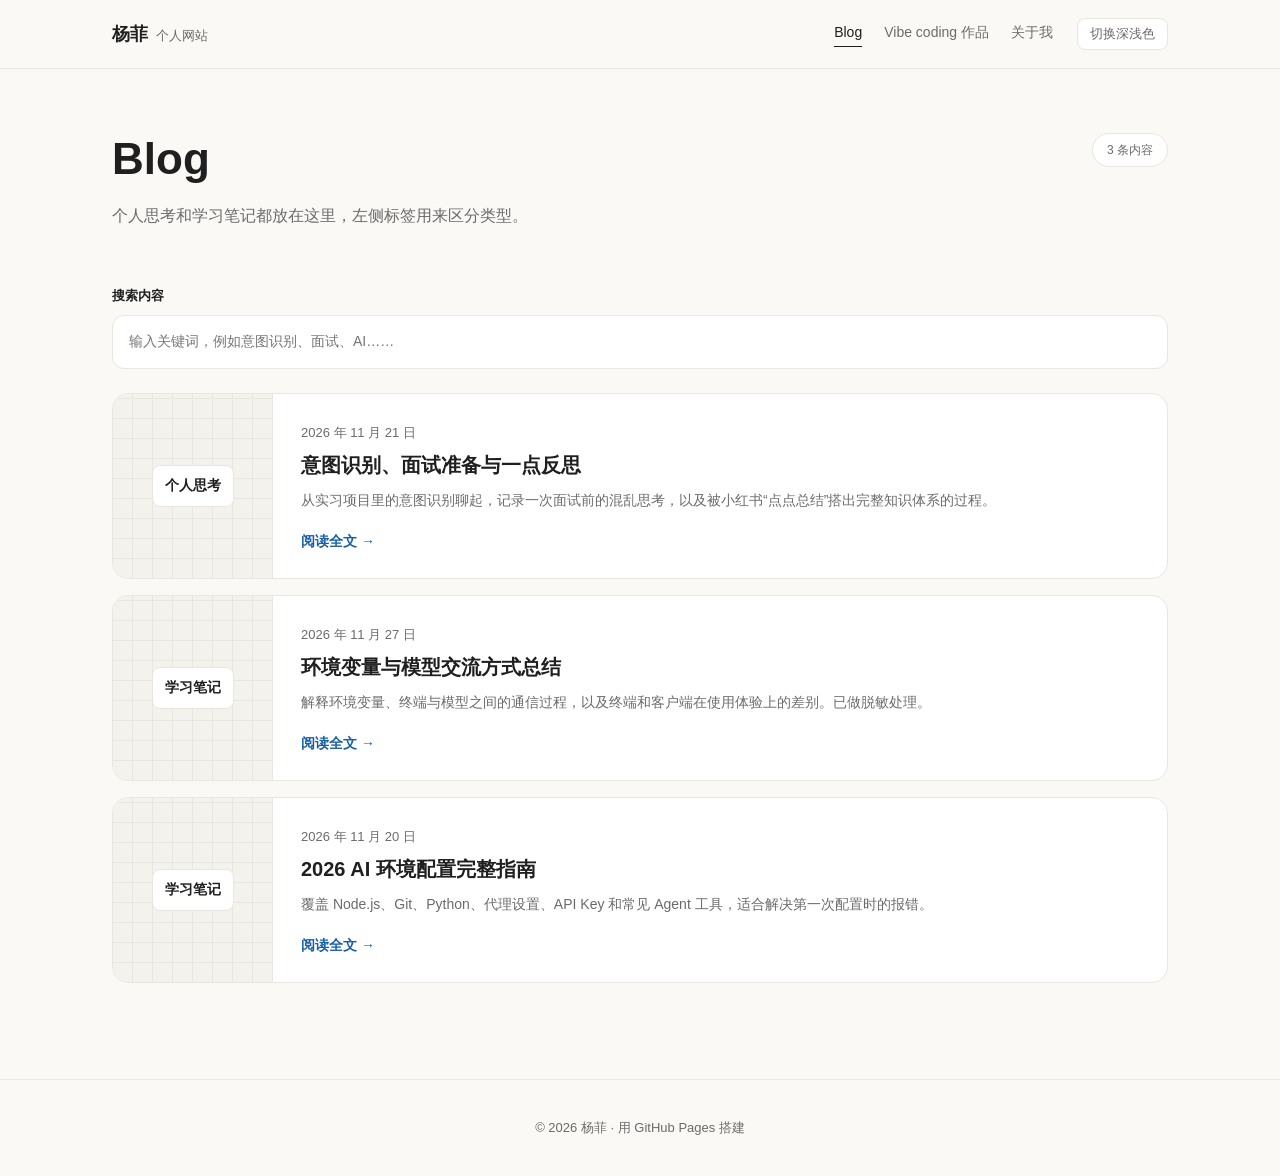
<file: index.html>
<!DOCTYPE html>
<html lang="zh-CN" data-theme="light">
<head>
  <meta charset="UTF-8">
  <meta name="viewport" content="width=device-width, initial-scale=1">
  <title>杨菲 | 个人网站</title>
  <meta name="description" content="个人思考、学习笔记、Vibe coding 作品与关于我。">
  <link rel="stylesheet" href="style.css">
  <script src="script.js" defer></script>
</head>
<body>
  <a class="skip-link" href="#main-content">跳到主要内容</a>

  <header class="site-header">
    <div class="site-header__inner">
      <a class="site-brand" href="#blog" data-page-link="blog">
        <span class="site-brand__name">杨菲</span>
        <span class="site-brand__label">个人网站</span>
      </a>
      <nav class="site-nav" aria-label="主要导航">
        <a href="#blog" data-page-link="blog">Blog</a>
        <a href="#works" data-page-link="works">Vibe coding 作品</a>
        <a href="#about" data-page-link="about">关于我</a>
      </nav>
      <button class="theme-toggle" type="button" data-theme-toggle aria-label="切换深浅色">切换深浅色</button>
    </div>
  </header>

  <main id="main-content" class="container">
    <section class="page" data-page-section="blog" aria-labelledby="blog-title">
      <div class="page-head">
        <div>
          <h1 id="blog-title">Blog</h1>
          <p class="page-intro">个人思考和学习笔记都放在这里，左侧标签用来区分类型。</p>
        </div>
        <span class="count-pill" data-count>3 条内容</span>
      </div>

      <div class="search-block" data-search-scope>
        <label for="blog-search" class="search-label">搜索内容</label>
        <input id="blog-search" type="search" data-search-input placeholder="输入关键词，例如意图识别、面试、AI……">
      </div>

      <article class="entry-card">
        <div class="entry-thumb"><span>个人思考</span></div>
        <div class="entry-body">
          <time datetime="2026-11-21">2026 年 11 月 21 日</time>
          <h3>意图识别、面试准备与一点反思</h3>
          <p>从实习项目里的意图识别聊起，记录一次面试前的混乱思考，以及被小红书“点点总结”搭出完整知识体系的过程。</p>
          <a href="posts/intent-recognition.html">阅读全文 →</a>
        </div>
      </article>

      <article class="entry-card">
        <div class="entry-thumb"><span>学习笔记</span></div>
        <div class="entry-body">
          <time datetime="2026-11-27">2026 年 11 月 27 日</time>
          <h3>环境变量与模型交流方式总结</h3>
          <p>解释环境变量、终端与模型之间的通信过程，以及终端和客户端在使用体验上的差别。已做脱敏处理。</p>
          <a href="posts/environment-variables.html">阅读全文 →</a>
        </div>
      </article>

      <article class="entry-card">
        <div class="entry-thumb"><span>学习笔记</span></div>
        <div class="entry-body">
          <time datetime="2026-11-20">2026 年 11 月 20 日</time>
          <h3>2026 AI 环境配置完整指南</h3>
          <p>覆盖 Node.js、Git、Python、代理设置、API Key 和常见 Agent 工具，适合解决第一次配置时的报错。</p>
          <a href="posts/ai-setup-guide.html">阅读全文 →</a>
        </div>
      </article>
    </section>

    <section class="page" data-page-section="works" aria-labelledby="works-title" hidden>
      <div class="page-head">
        <div>
          <h1 id="works-title">Vibe coding 作品</h1>
          <p class="page-intro">用 AI 辅助做出来的小工具、页面和实验。每一个都写清楚做了什么、解决什么问题，并放上网址。</p>
        </div>
        <span class="count-pill" data-count>3 个作品</span>
      </div>

      <div class="search-block" data-search-scope>
        <label for="works-search" class="search-label">搜索作品</label>
        <input id="works-search" type="search" data-search-input placeholder="输入关键词，例如工具、页面、Demo……">
      </div>

      <article class="entry-card">
        <div class="entry-thumb"><span>作品</span></div>
        <div class="entry-body">
          <time datetime="2026-11-27">2026 年 11 月 27 日</time>
          <h3>作品一：生活大爆炸台词检索系统</h3>
          <p>面向抖音创作者的小工具：输入中英文关键词，快速从《生活大爆炸》台词里找到适合做视频切片的那句，并直接预览对应片段、复制分享链接。当前只收录第一季第一集，作为可跑通的 demo。前端用 Vite + React + TypeScript，台词数据放在 Supabase，视频片段存在 Cloudflare R2，素材用 Python 和 ffmpeg 预处理，页面部署在 Netlify。整条链路围绕搜索、播放和分享展开。</p>
          <a href="https://bbt-search1-deploy.netlify.app" target="_blank" rel="noopener">查看作品 →</a>
        </div>
      </article>
      <article class="entry-card">
        <div class="entry-thumb"><span>作品</span></div>
        <div class="entry-body">
          <time datetime="2026-11-19">2026 年 11 月 19 日</time>
          <h3>作品二：一次 AI 产品界面改版</h3>
          <p>说明原来的问题、你改了哪些地方，以及改完以后哪里更顺手。链接放成品页面。</p>
          <a href="#">查看作品 →</a>
        </div>
      </article>
      <article class="entry-card">
        <div class="entry-thumb"><span>作品</span></div>
        <div class="entry-body">
          <time datetime="2026-11-12">2026 年 11 月 12 日</time>
          <h3>作品三：一个数据看板 Demo</h3>
          <p>讲清楚数据来源、展示方式和你做的取舍，最后放上可以直接打开的网址。</p>
          <a href="#">查看作品 →</a>
        </div>
      </article>
    </section>

    <section class="page" data-page-section="about" aria-labelledby="about-title" hidden>
      <div class="page-head">
        <div>
          <h1 id="about-title">关于我</h1>
          <p class="page-intro">简单介绍一下我是谁、现在在做什么、以后想做什么。</p>
        </div>
      </div>

      <div class="about-card">
        <h2>你好，我是杨菲</h2>
        <p>在校学生，正在准备秋招，关注 AI 产品方向。平时喜欢把学过的东西写下来，也喜欢用小工具解决生活里的具体问题。</p>
        <p>这个网站就是我的记录本：文章、资料，以及用 AI 做出来的小作品都会放在这里。</p>
        <h2>联系方式</h2>
        <p>邮箱：<a href="mailto:hello@example.com">15039957095@163.com</a></p>
        <p>GitHub：<a href="https://github.com/yangf9314-boop">yangf9314-boop</a></p>
      </div>
    </section>
  </main>

  <footer class="site-footer">
    <p>© 2026 杨菲 · 用 GitHub Pages 搭建</p>
  </footer>
</body>
</html>
</file>
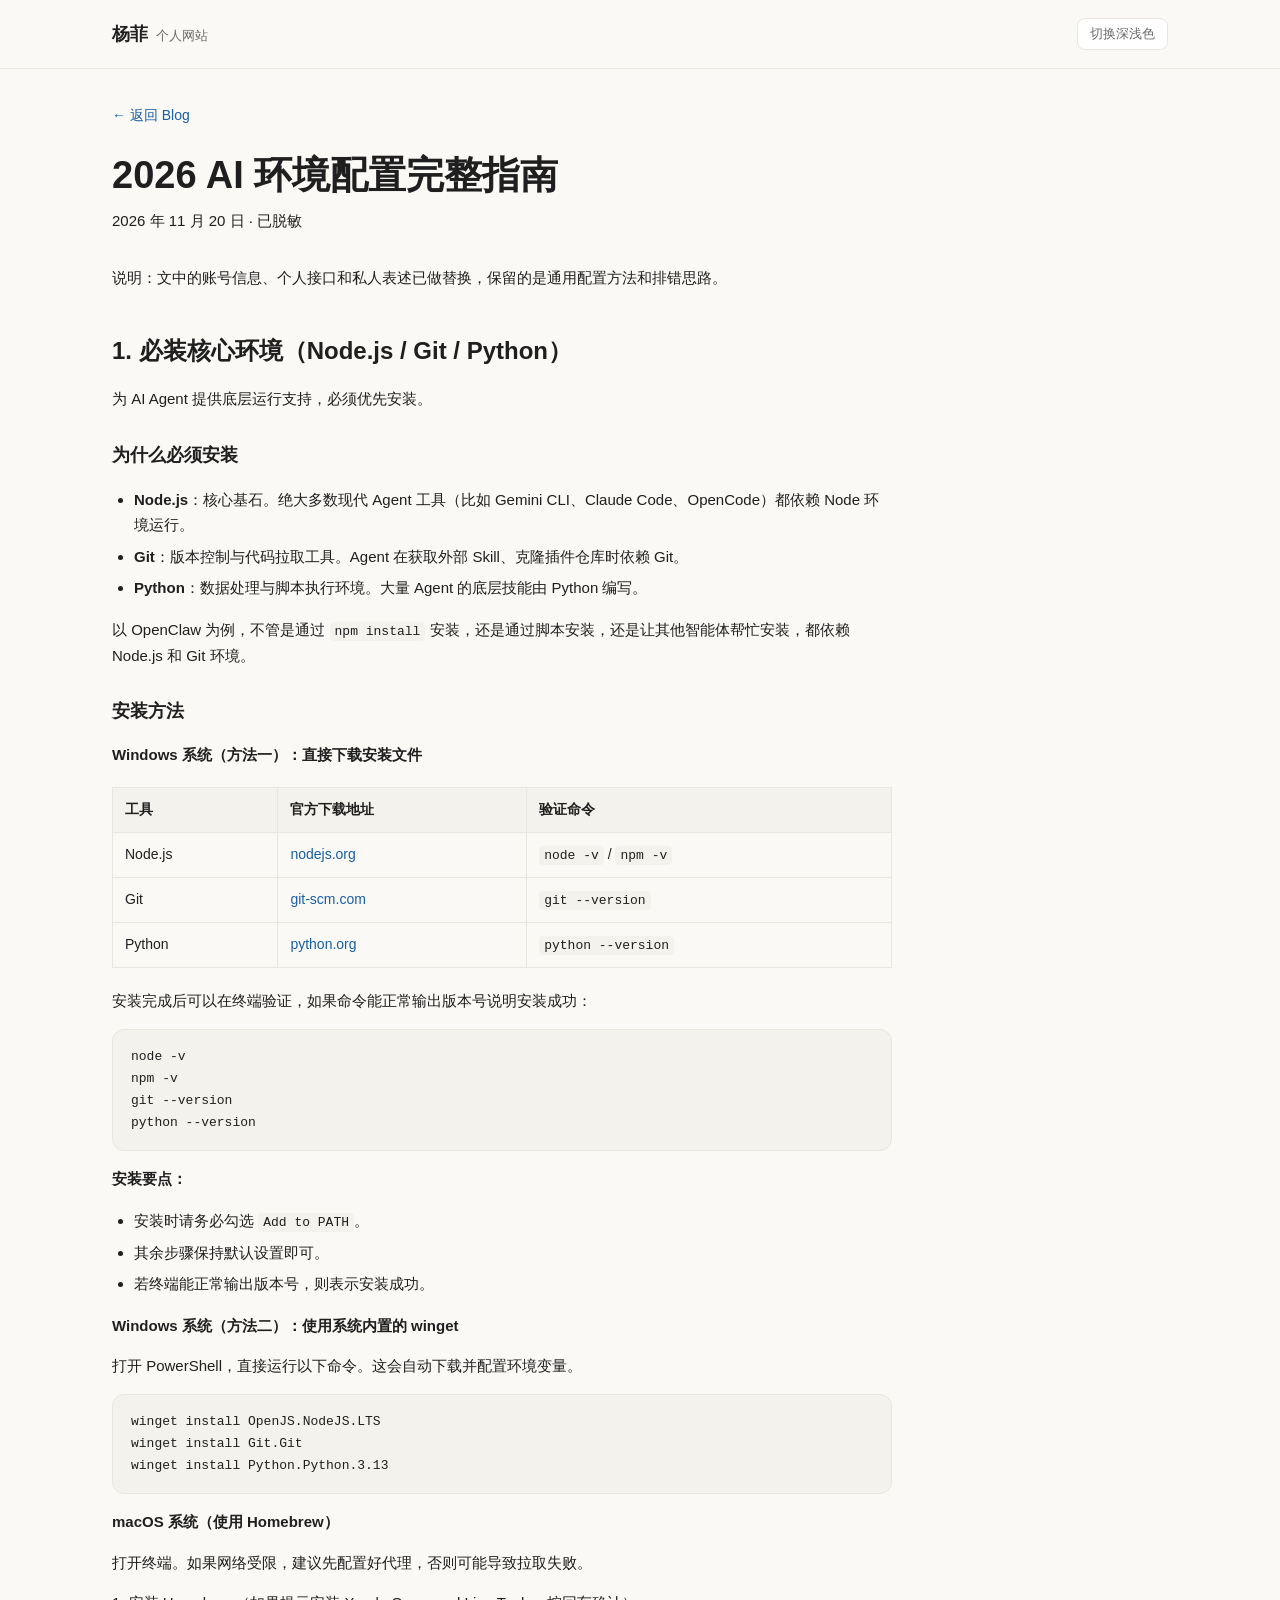
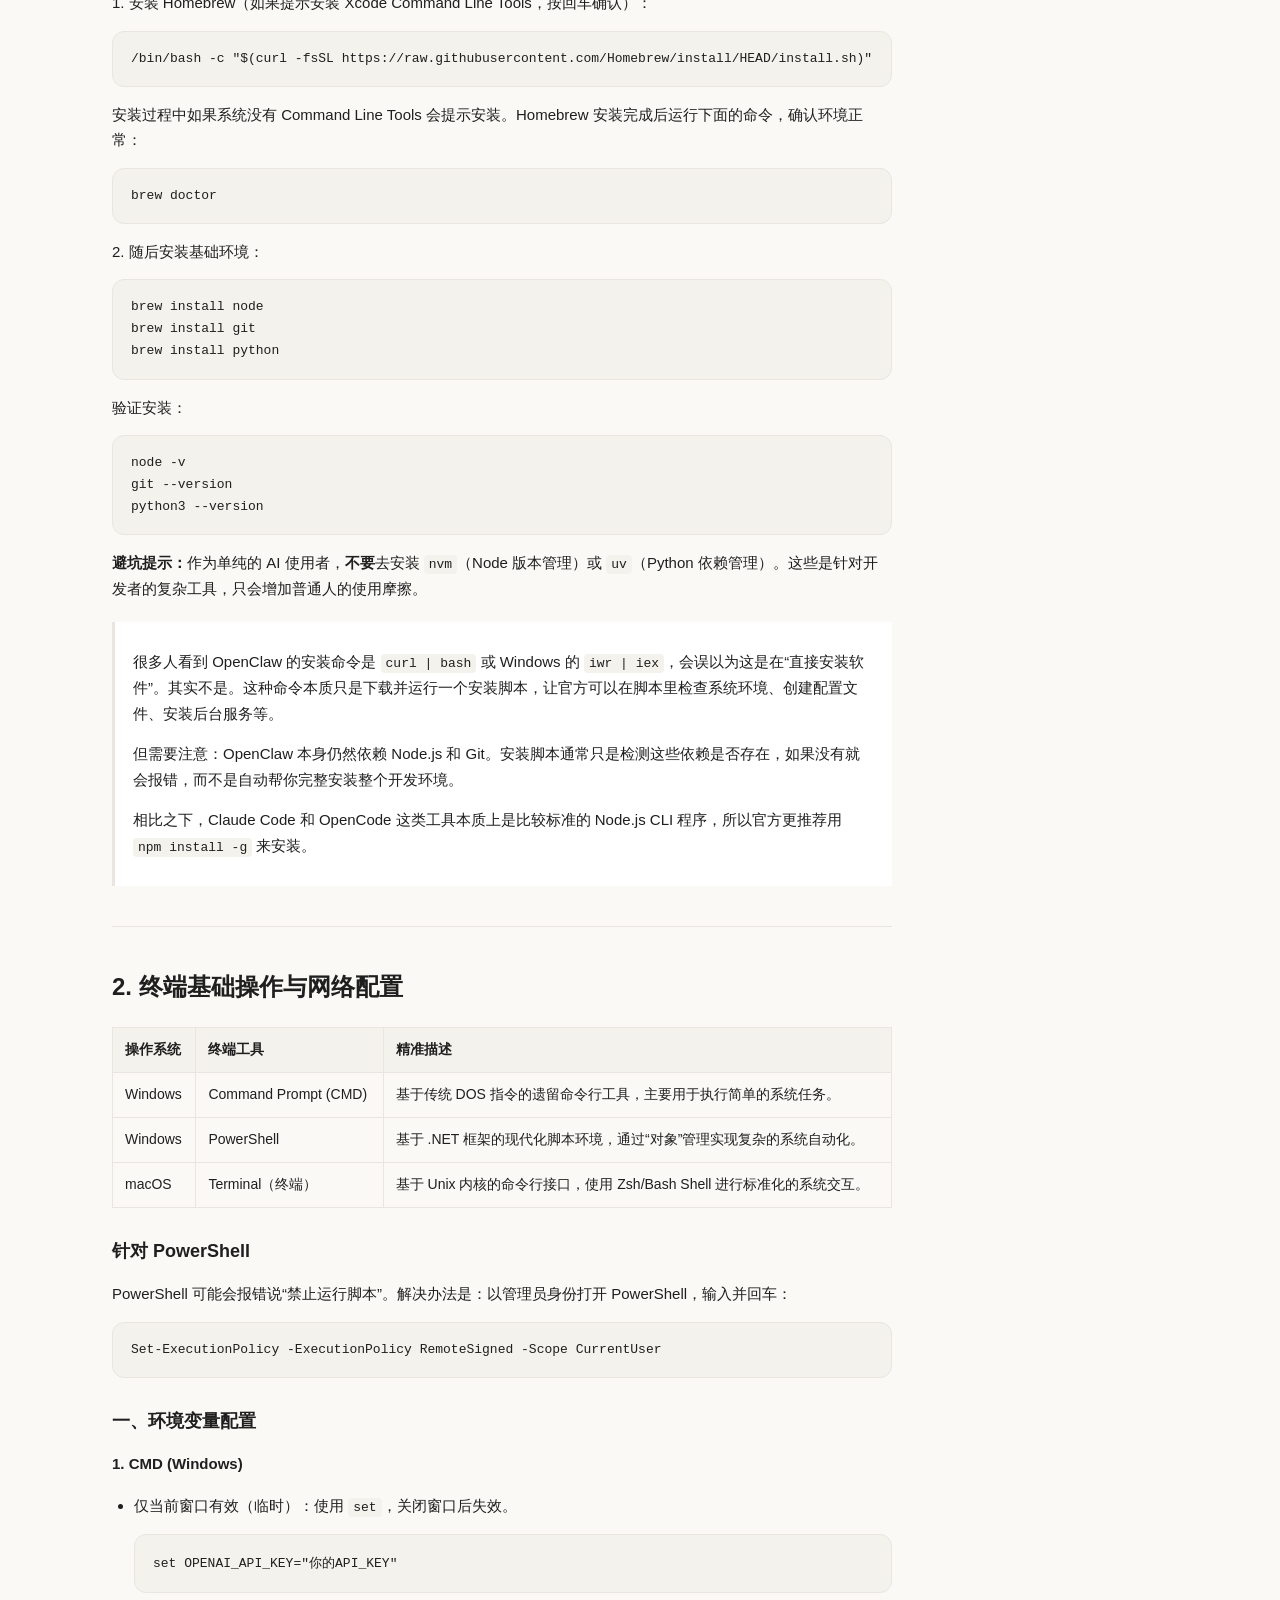
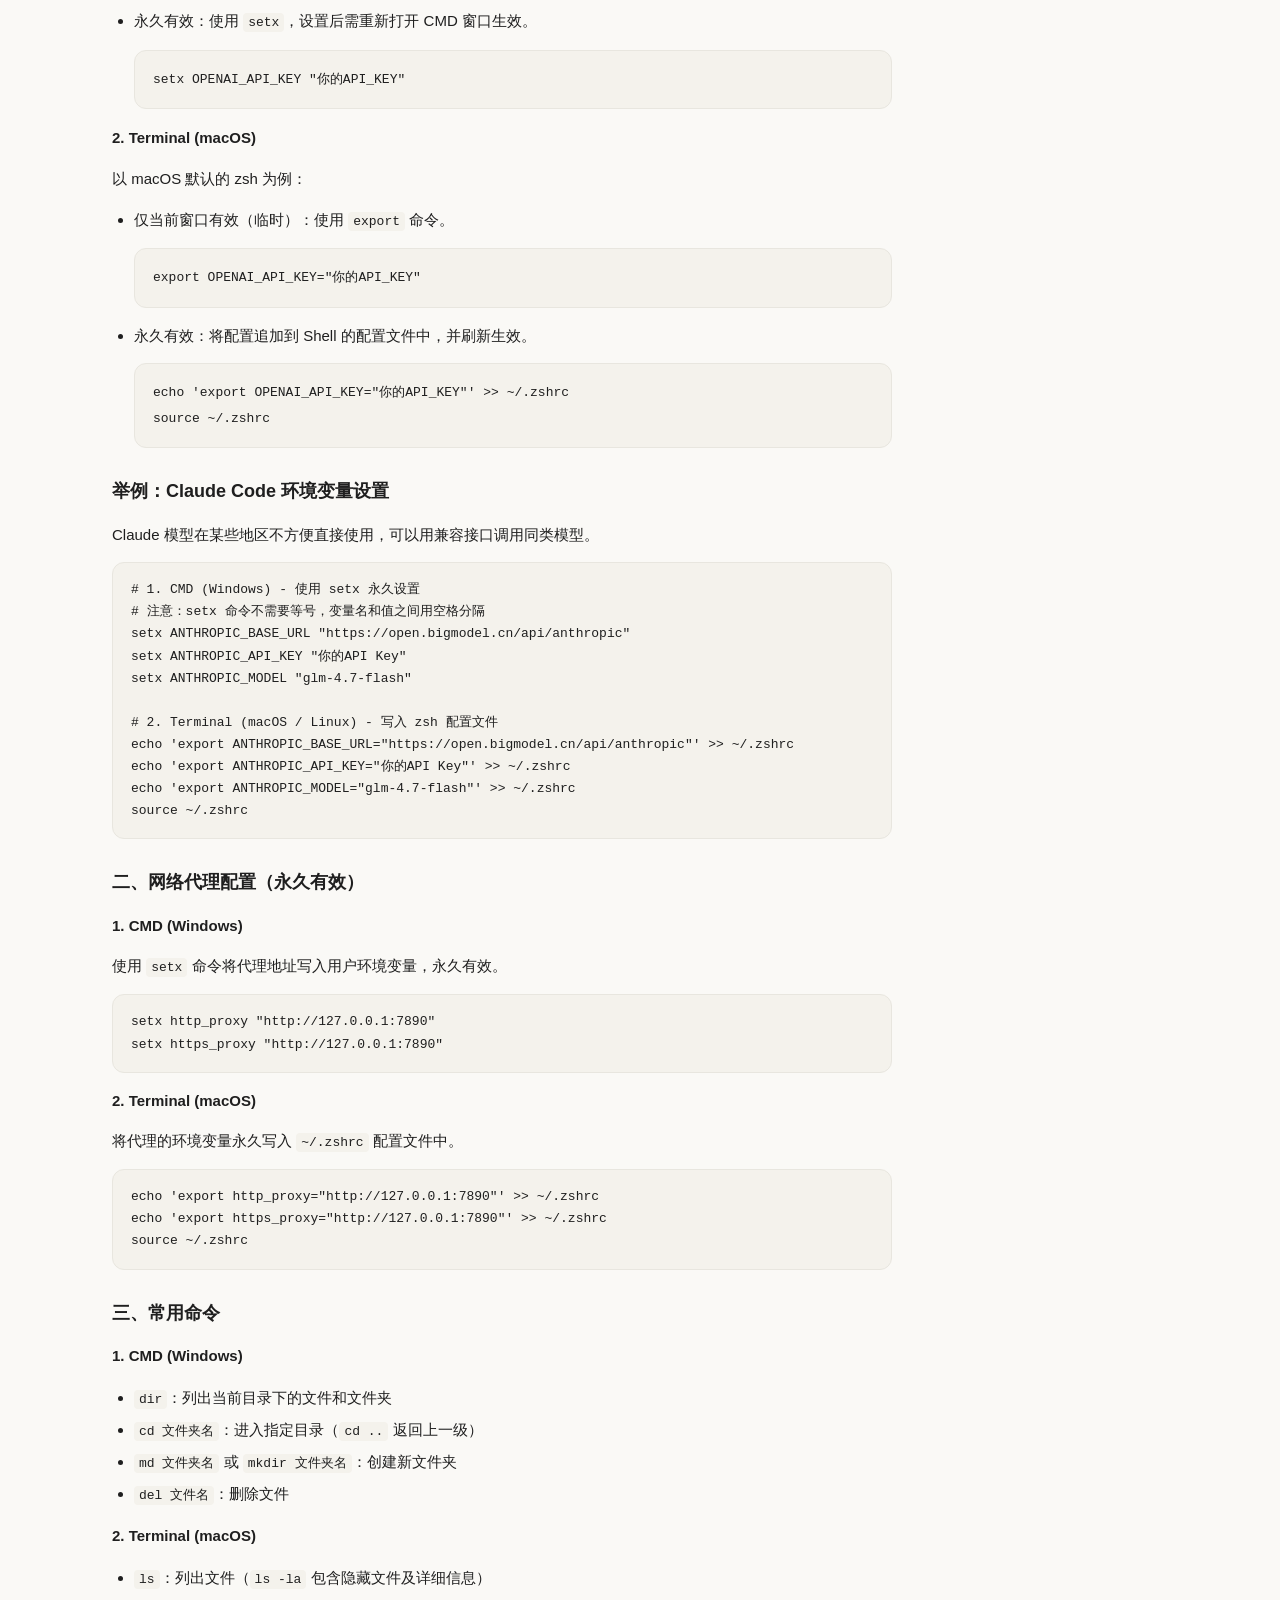
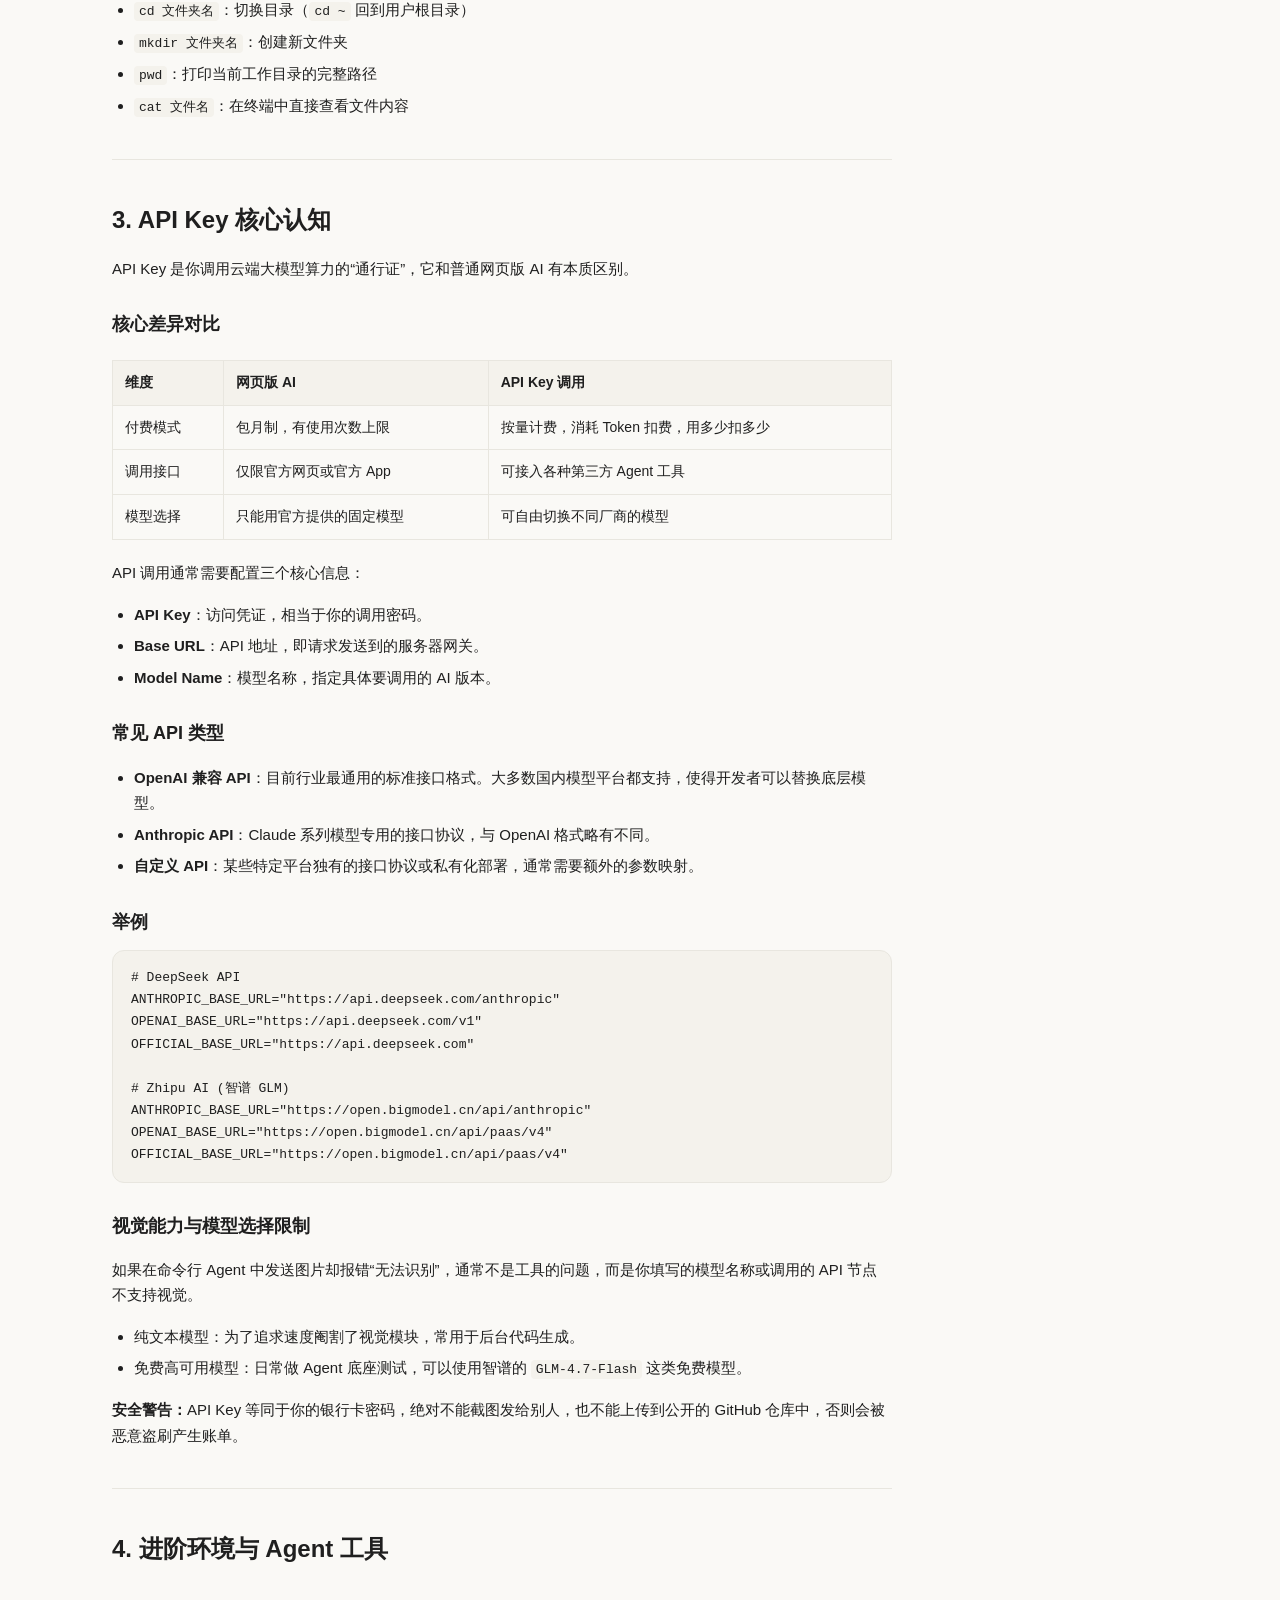
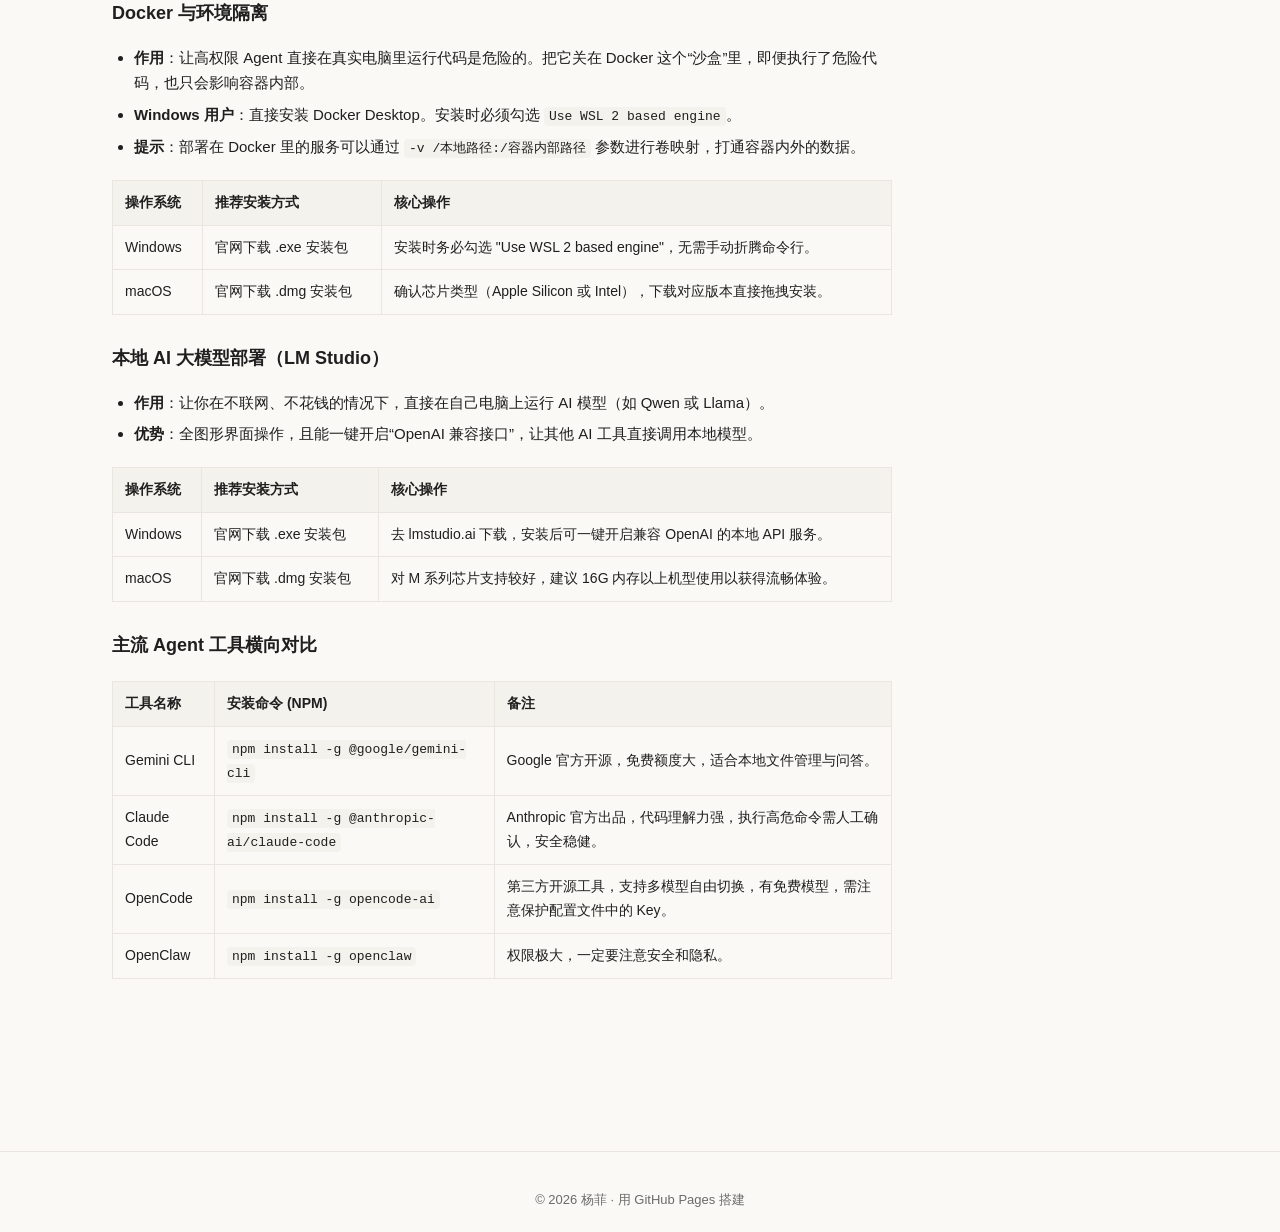
<file: ai-setup-guide.html>
<!DOCTYPE html>
<html lang="zh-CN" data-theme="light">
<head>
  <meta charset="UTF-8">
  <meta name="viewport" content="width=device-width, initial-scale=1">
  <title>2026 AI 环境配置完整指南 | 个人网站</title>
  <meta name="description" content="从 Node.js、Git、Python 到 API Key，讲清 AI 工具常见环境报错。">
  <link rel="stylesheet" href="../style.css">
  <script src="../script.js" defer></script>
</head>
<body>
  <a class="skip-link" href="#main-content">跳到主要内容</a>

  <header class="site-header">
    <div class="site-header__inner">
      <a class="site-brand" href="../index.html#blog">
        <span class="site-brand__name">杨菲</span>
        <span class="site-brand__label">个人网站</span>
      </a>
      <button class="theme-toggle" type="button" data-theme-toggle aria-label="切换深浅色" style="margin-left:auto">切换深浅色</button>
    </div>
  </header>

  <main id="main-content" class="container">
    <div class="post-top">
      <a href="../index.html#blog">← 返回 Blog</a>
    </div>

    <article class="article">
      <h1>2026 AI 环境配置完整指南</h1>
      <p class="article__date">2026 年 11 月 20 日 · 已脱敏</p>
      <p>说明：文中的账号信息、个人接口和私人表述已做替换，保留的是通用配置方法和排错思路。</p>

      <h2>1. 必装核心环境（Node.js / Git / Python）</h2>
      <p>为 AI Agent 提供底层运行支持，必须优先安装。</p>

      <h3>为什么必须安装</h3>
      <ul>
        <li><strong>Node.js</strong>：核心基石。绝大多数现代 Agent 工具（比如 Gemini CLI、Claude Code、OpenCode）都依赖 Node 环境运行。</li>
        <li><strong>Git</strong>：版本控制与代码拉取工具。Agent 在获取外部 Skill、克隆插件仓库时依赖 Git。</li>
        <li><strong>Python</strong>：数据处理与脚本执行环境。大量 Agent 的底层技能由 Python 编写。</li>
      </ul>
      <p>以 OpenClaw 为例，不管是通过 <code>npm install</code> 安装，还是通过脚本安装，还是让其他智能体帮忙安装，都依赖 Node.js 和 Git 环境。</p>

      <h3>安装方法</h3>
      <p><strong>Windows 系统（方法一）：直接下载安装文件</strong></p>
      <table>
        <thead>
          <tr><th>工具</th><th>官方下载地址</th><th>验证命令</th></tr>
        </thead>
        <tbody>
          <tr><td>Node.js</td><td><a href="https://nodejs.org">nodejs.org</a></td><td><code>node -v</code> / <code>npm -v</code></td></tr>
          <tr><td>Git</td><td><a href="https://git-scm.com">git-scm.com</a></td><td><code>git --version</code></td></tr>
          <tr><td>Python</td><td><a href="https://python.org">python.org</a></td><td><code>python --version</code></td></tr>
        </tbody>
      </table>
      <p>安装完成后可以在终端验证，如果命令能正常输出版本号说明安装成功：</p>
      <pre><code>node -v
npm -v
git --version
python --version</code></pre>
      <p><strong>安装要点：</strong></p>
      <ul>
        <li>安装时请务必勾选 <code>Add to PATH</code>。</li>
        <li>其余步骤保持默认设置即可。</li>
        <li>若终端能正常输出版本号，则表示安装成功。</li>
      </ul>

      <p><strong>Windows 系统（方法二）：使用系统内置的 winget</strong></p>
      <p>打开 PowerShell，直接运行以下命令。这会自动下载并配置环境变量。</p>
      <pre><code>winget install OpenJS.NodeJS.LTS
winget install Git.Git
winget install Python.Python.3.13</code></pre>

      <p><strong>macOS 系统（使用 Homebrew）</strong></p>
      <p>打开终端。如果网络受限，建议先配置好代理，否则可能导致拉取失败。</p>
      <p>1. 安装 Homebrew（如果提示安装 Xcode Command Line Tools，按回车确认）：</p>
      <pre><code>/bin/bash -c "$(curl -fsSL https://raw.githubusercontent.com/Homebrew/install/HEAD/install.sh)"</code></pre>
      <p>安装过程中如果系统没有 Command Line Tools 会提示安装。Homebrew 安装完成后运行下面的命令，确认环境正常：</p>
      <pre><code>brew doctor</code></pre>
      <p>2. 随后安装基础环境：</p>
      <pre><code>brew install node
brew install git
brew install python</code></pre>
      <p>验证安装：</p>
      <pre><code>node -v
git --version
python3 --version</code></pre>
      <p><strong>避坑提示：</strong>作为单纯的 AI 使用者，<strong>不要</strong>去安装 <code>nvm</code>（Node 版本管理）或 <code>uv</code>（Python 依赖管理）。这些是针对开发者的复杂工具，只会增加普通人的使用摩擦。</p>
      <blockquote>
        <p>很多人看到 OpenClaw 的安装命令是 <code>curl | bash</code> 或 Windows 的 <code>iwr | iex</code>，会误以为这是在“直接安装软件”。其实不是。这种命令本质只是下载并运行一个安装脚本，让官方可以在脚本里检查系统环境、创建配置文件、安装后台服务等。</p>
        <p>但需要注意：OpenClaw 本身仍然依赖 Node.js 和 Git。安装脚本通常只是检测这些依赖是否存在，如果没有就会报错，而不是自动帮你完整安装整个开发环境。</p>
        <p>相比之下，Claude Code 和 OpenCode 这类工具本质上是比较标准的 Node.js CLI 程序，所以官方更推荐用 <code>npm install -g</code> 来安装。</p>
      </blockquote>

      <hr>

      <h2>2. 终端基础操作与网络配置</h2>
      <table>
        <thead>
          <tr><th>操作系统</th><th>终端工具</th><th>精准描述</th></tr>
        </thead>
        <tbody>
          <tr><td>Windows</td><td>Command Prompt (CMD)</td><td>基于传统 DOS 指令的遗留命令行工具，主要用于执行简单的系统任务。</td></tr>
          <tr><td>Windows</td><td>PowerShell</td><td>基于 .NET 框架的现代化脚本环境，通过“对象”管理实现复杂的系统自动化。</td></tr>
          <tr><td>macOS</td><td>Terminal（终端）</td><td>基于 Unix 内核的命令行接口，使用 Zsh/Bash Shell 进行标准化的系统交互。</td></tr>
        </tbody>
      </table>

      <h3>针对 PowerShell</h3>
      <p>PowerShell 可能会报错说“禁止运行脚本”。解决办法是：以管理员身份打开 PowerShell，输入并回车：</p>
      <pre><code>Set-ExecutionPolicy -ExecutionPolicy RemoteSigned -Scope CurrentUser</code></pre>

      <h3>一、环境变量配置</h3>
      <p><strong>1. CMD (Windows)</strong></p>
      <ul>
        <li>仅当前窗口有效（临时）：使用 <code>set</code>，关闭窗口后失效。
          <pre><code>set OPENAI_API_KEY="你的API_KEY"</code></pre>
        </li>
        <li>永久有效：使用 <code>setx</code>，设置后需重新打开 CMD 窗口生效。
          <pre><code>setx OPENAI_API_KEY "你的API_KEY"</code></pre>
        </li>
      </ul>
      <p><strong>2. Terminal (macOS)</strong></p>
      <p>以 macOS 默认的 zsh 为例：</p>
      <ul>
        <li>仅当前窗口有效（临时）：使用 <code>export</code> 命令。
          <pre><code>export OPENAI_API_KEY="你的API_KEY"</code></pre>
        </li>
        <li>永久有效：将配置追加到 Shell 的配置文件中，并刷新生效。
          <pre><code>echo 'export OPENAI_API_KEY="你的API_KEY"' &gt;&gt; ~/.zshrc
source ~/.zshrc</code></pre>
        </li>
      </ul>

      <h3>举例：Claude Code 环境变量设置</h3>
      <p>Claude 模型在某些地区不方便直接使用，可以用兼容接口调用同类模型。</p>
      <pre><code># 1. CMD (Windows) - 使用 setx 永久设置
# 注意：setx 命令不需要等号，变量名和值之间用空格分隔
setx ANTHROPIC_BASE_URL "https://open.bigmodel.cn/api/anthropic"
setx ANTHROPIC_API_KEY "你的API Key"
setx ANTHROPIC_MODEL "glm-4.7-flash"

# 2. Terminal (macOS / Linux) - 写入 zsh 配置文件
echo 'export ANTHROPIC_BASE_URL="https://open.bigmodel.cn/api/anthropic"' &gt;&gt; ~/.zshrc
echo 'export ANTHROPIC_API_KEY="你的API Key"' &gt;&gt; ~/.zshrc
echo 'export ANTHROPIC_MODEL="glm-4.7-flash"' &gt;&gt; ~/.zshrc
source ~/.zshrc</code></pre>

      <h3>二、网络代理配置（永久有效）</h3>
      <p><strong>1. CMD (Windows)</strong></p>
      <p>使用 <code>setx</code> 命令将代理地址写入用户环境变量，永久有效。</p>
      <pre><code>setx http_proxy "http://127.0.0.1:7890"
setx https_proxy "http://127.0.0.1:7890"</code></pre>
      <p><strong>2. Terminal (macOS)</strong></p>
      <p>将代理的环境变量永久写入 <code>~/.zshrc</code> 配置文件中。</p>
      <pre><code>echo 'export http_proxy="http://127.0.0.1:7890"' &gt;&gt; ~/.zshrc
echo 'export https_proxy="http://127.0.0.1:7890"' &gt;&gt; ~/.zshrc
source ~/.zshrc</code></pre>

      <h3>三、常用命令</h3>
      <p><strong>1. CMD (Windows)</strong></p>
      <ul>
        <li><code>dir</code>：列出当前目录下的文件和文件夹</li>
        <li><code>cd 文件夹名</code>：进入指定目录（<code>cd ..</code> 返回上一级）</li>
        <li><code>md 文件夹名</code> 或 <code>mkdir 文件夹名</code>：创建新文件夹</li>
        <li><code>del 文件名</code>：删除文件</li>
      </ul>
      <p><strong>2. Terminal (macOS)</strong></p>
      <ul>
        <li><code>ls</code>：列出文件（<code>ls -la</code> 包含隐藏文件及详细信息）</li>
        <li><code>cd 文件夹名</code>：切换目录（<code>cd ~</code> 回到用户根目录）</li>
        <li><code>mkdir 文件夹名</code>：创建新文件夹</li>
        <li><code>pwd</code>：打印当前工作目录的完整路径</li>
        <li><code>cat 文件名</code>：在终端中直接查看文件内容</li>
      </ul>

      <hr>

      <h2>3. API Key 核心认知</h2>
      <p>API Key 是你调用云端大模型算力的“通行证”，它和普通网页版 AI 有本质区别。</p>
      <h3>核心差异对比</h3>
      <table>
        <thead>
          <tr><th>维度</th><th>网页版 AI</th><th>API Key 调用</th></tr>
        </thead>
        <tbody>
          <tr><td>付费模式</td><td>包月制，有使用次数上限</td><td>按量计费，消耗 Token 扣费，用多少扣多少</td></tr>
          <tr><td>调用接口</td><td>仅限官方网页或官方 App</td><td>可接入各种第三方 Agent 工具</td></tr>
          <tr><td>模型选择</td><td>只能用官方提供的固定模型</td><td>可自由切换不同厂商的模型</td></tr>
        </tbody>
      </table>
      <p>API 调用通常需要配置三个核心信息：</p>
      <ul>
        <li><strong>API Key</strong>：访问凭证，相当于你的调用密码。</li>
        <li><strong>Base URL</strong>：API 地址，即请求发送到的服务器网关。</li>
        <li><strong>Model Name</strong>：模型名称，指定具体要调用的 AI 版本。</li>
      </ul>
      <h3>常见 API 类型</h3>
      <ul>
        <li><strong>OpenAI 兼容 API</strong>：目前行业最通用的标准接口格式。大多数国内模型平台都支持，使得开发者可以替换底层模型。</li>
        <li><strong>Anthropic API</strong>：Claude 系列模型专用的接口协议，与 OpenAI 格式略有不同。</li>
        <li><strong>自定义 API</strong>：某些特定平台独有的接口协议或私有化部署，通常需要额外的参数映射。</li>
      </ul>
      <h3>举例</h3>
      <pre><code># DeepSeek API
ANTHROPIC_BASE_URL="https://api.deepseek.com/anthropic"
OPENAI_BASE_URL="https://api.deepseek.com/v1"
OFFICIAL_BASE_URL="https://api.deepseek.com"

# Zhipu AI (智谱 GLM)
ANTHROPIC_BASE_URL="https://open.bigmodel.cn/api/anthropic"
OPENAI_BASE_URL="https://open.bigmodel.cn/api/paas/v4"
OFFICIAL_BASE_URL="https://open.bigmodel.cn/api/paas/v4"</code></pre>
      <h3>视觉能力与模型选择限制</h3>
      <p>如果在命令行 Agent 中发送图片却报错“无法识别”，通常不是工具的问题，而是你填写的模型名称或调用的 API 节点不支持视觉。</p>
      <ul>
        <li>纯文本模型：为了追求速度阉割了视觉模块，常用于后台代码生成。</li>
        <li>免费高可用模型：日常做 Agent 底座测试，可以使用智谱的 <code>GLM-4.7-Flash</code> 这类免费模型。</li>
      </ul>
      <p><strong>安全警告：</strong>API Key 等同于你的银行卡密码，绝对不能截图发给别人，也不能上传到公开的 GitHub 仓库中，否则会被恶意盗刷产生账单。</p>

      <hr>

      <h2>4. 进阶环境与 Agent 工具</h2>
      <h3>Docker 与环境隔离</h3>
      <ul>
        <li><strong>作用</strong>：让高权限 Agent 直接在真实电脑里运行代码是危险的。把它关在 Docker 这个“沙盒”里，即便执行了危险代码，也只会影响容器内部。</li>
        <li><strong>Windows 用户</strong>：直接安装 Docker Desktop。安装时必须勾选 <code>Use WSL 2 based engine</code>。</li>
        <li><strong>提示</strong>：部署在 Docker 里的服务可以通过 <code>-v /本地路径:/容器内部路径</code> 参数进行卷映射，打通容器内外的数据。</li>
      </ul>
      <table>
        <thead>
          <tr><th>操作系统</th><th>推荐安装方式</th><th>核心操作</th></tr>
        </thead>
        <tbody>
          <tr><td>Windows</td><td>官网下载 .exe 安装包</td><td>安装时务必勾选 "Use WSL 2 based engine"，无需手动折腾命令行。</td></tr>
          <tr><td>macOS</td><td>官网下载 .dmg 安装包</td><td>确认芯片类型（Apple Silicon 或 Intel），下载对应版本直接拖拽安装。</td></tr>
        </tbody>
      </table>

      <h3>本地 AI 大模型部署（LM Studio）</h3>
      <ul>
        <li><strong>作用</strong>：让你在不联网、不花钱的情况下，直接在自己电脑上运行 AI 模型（如 Qwen 或 Llama）。</li>
        <li><strong>优势</strong>：全图形界面操作，且能一键开启“OpenAI 兼容接口”，让其他 AI 工具直接调用本地模型。</li>
      </ul>
      <table>
        <thead>
          <tr><th>操作系统</th><th>推荐安装方式</th><th>核心操作</th></tr>
        </thead>
        <tbody>
          <tr><td>Windows</td><td>官网下载 .exe 安装包</td><td>去 lmstudio.ai 下载，安装后可一键开启兼容 OpenAI 的本地 API 服务。</td></tr>
          <tr><td>macOS</td><td>官网下载 .dmg 安装包</td><td>对 M 系列芯片支持较好，建议 16G 内存以上机型使用以获得流畅体验。</td></tr>
        </tbody>
      </table>

      <h3>主流 Agent 工具横向对比</h3>
      <table>
        <thead>
          <tr><th>工具名称</th><th>安装命令 (NPM)</th><th>备注</th></tr>
        </thead>
        <tbody>
          <tr><td>Gemini CLI</td><td><code>npm install -g @google/gemini-cli</code></td><td>Google 官方开源，免费额度大，适合本地文件管理与问答。</td></tr>
          <tr><td>Claude Code</td><td><code>npm install -g @anthropic-ai/claude-code</code></td><td>Anthropic 官方出品，代码理解力强，执行高危命令需人工确认，安全稳健。</td></tr>
          <tr><td>OpenCode</td><td><code>npm install -g opencode-ai</code></td><td>第三方开源工具，支持多模型自由切换，有免费模型，需注意保护配置文件中的 Key。</td></tr>
          <tr><td>OpenClaw</td><td><code>npm install -g openclaw</code></td><td>权限极大，一定要注意安全和隐私。</td></tr>
        </tbody>
      </table>
    </article>
  </main>

  <footer class="site-footer">
    <p>© 2026 杨菲 · 用 GitHub Pages 搭建</p>
  </footer>
</body>
</html>
</file>
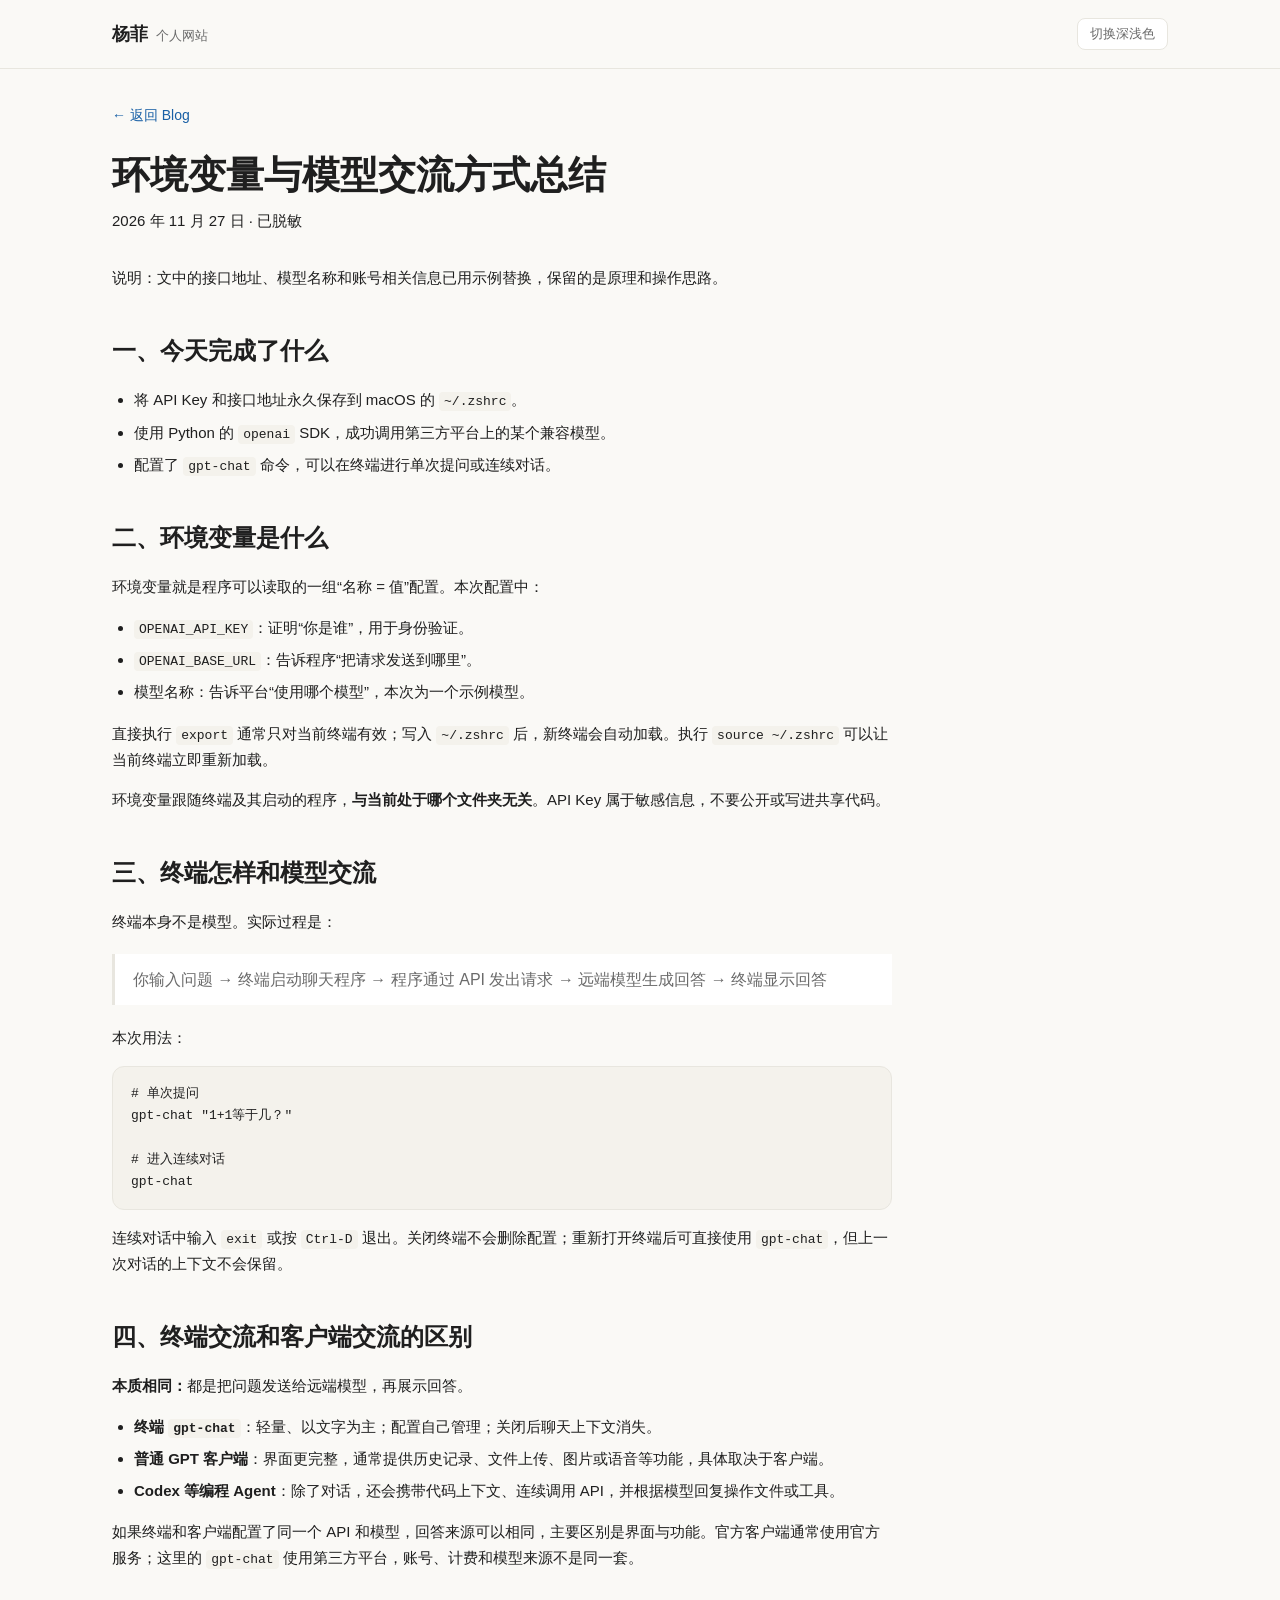
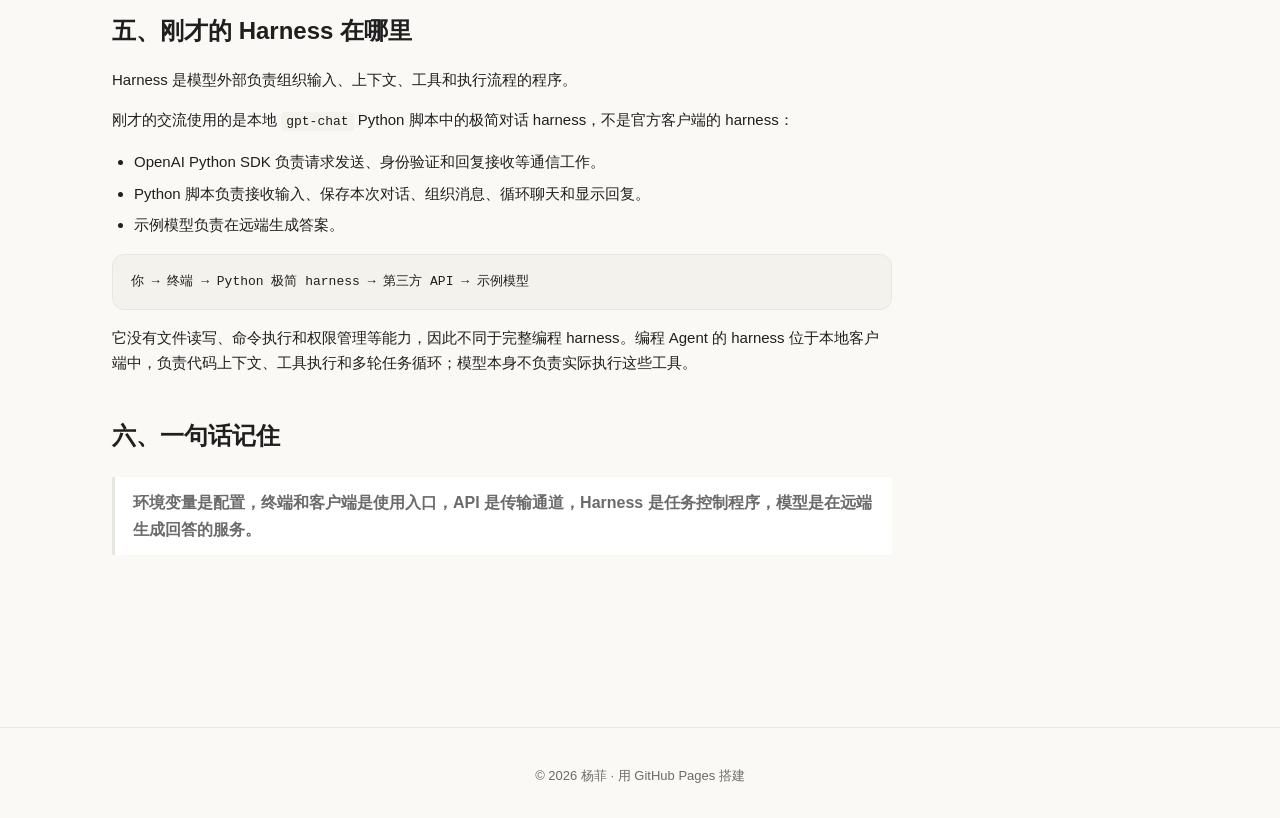
<file: environment-variables.html>
<!DOCTYPE html>
<html lang="zh-CN" data-theme="light">
<head>
  <meta charset="UTF-8">
  <meta name="viewport" content="width=device-width, initial-scale=1">
  <title>环境变量与模型交流方式总结 | 个人网站</title>
  <meta name="description" content="解释环境变量、终端与模型通信，以及终端、客户端和 Agent 的区别。">
  <link rel="stylesheet" href="../style.css">
  <script src="../script.js" defer></script>
</head>
<body>
  <a class="skip-link" href="#main-content">跳到主要内容</a>

  <header class="site-header">
    <div class="site-header__inner">
      <a class="site-brand" href="../index.html#blog">
        <span class="site-brand__name">杨菲</span>
        <span class="site-brand__label">个人网站</span>
      </a>
      <button class="theme-toggle" type="button" data-theme-toggle aria-label="切换深浅色" style="margin-left:auto">切换深浅色</button>
    </div>
  </header>

  <main id="main-content" class="container">
    <div class="post-top">
      <a href="../index.html#blog">← 返回 Blog</a>
    </div>

    <article class="article">
      <h1>环境变量与模型交流方式总结</h1>
      <p class="article__date">2026 年 11 月 27 日 · 已脱敏</p>
      <p>说明：文中的接口地址、模型名称和账号相关信息已用示例替换，保留的是原理和操作思路。</p>

      <h2>一、今天完成了什么</h2>
      <ul>
        <li>将 API Key 和接口地址永久保存到 macOS 的 <code>~/.zshrc</code>。</li>
        <li>使用 Python 的 <code>openai</code> SDK，成功调用第三方平台上的某个兼容模型。</li>
        <li>配置了 <code>gpt-chat</code> 命令，可以在终端进行单次提问或连续对话。</li>
      </ul>

      <h2>二、环境变量是什么</h2>
      <p>环境变量就是程序可以读取的一组“名称 = 值”配置。本次配置中：</p>
      <ul>
        <li><code>OPENAI_API_KEY</code>：证明“你是谁”，用于身份验证。</li>
        <li><code>OPENAI_BASE_URL</code>：告诉程序“把请求发送到哪里”。</li>
        <li>模型名称：告诉平台“使用哪个模型”，本次为一个示例模型。</li>
      </ul>
      <p>直接执行 <code>export</code> 通常只对当前终端有效；写入 <code>~/.zshrc</code> 后，新终端会自动加载。执行 <code>source ~/.zshrc</code> 可以让当前终端立即重新加载。</p>
      <p>环境变量跟随终端及其启动的程序，<strong>与当前处于哪个文件夹无关</strong>。API Key 属于敏感信息，不要公开或写进共享代码。</p>

      <h2>三、终端怎样和模型交流</h2>
      <p>终端本身不是模型。实际过程是：</p>
      <blockquote>你输入问题 → 终端启动聊天程序 → 程序通过 API 发出请求 → 远端模型生成回答 → 终端显示回答</blockquote>
      <p>本次用法：</p>
      <pre><code># 单次提问
gpt-chat "1+1等于几？"

# 进入连续对话
gpt-chat</code></pre>
      <p>连续对话中输入 <code>exit</code> 或按 <code>Ctrl-D</code> 退出。关闭终端不会删除配置；重新打开终端后可直接使用 <code>gpt-chat</code>，但上一次对话的上下文不会保留。</p>

      <h2>四、终端交流和客户端交流的区别</h2>
      <p><strong>本质相同：</strong>都是把问题发送给远端模型，再展示回答。</p>
      <ul>
        <li><strong>终端 <code>gpt-chat</code></strong>：轻量、以文字为主；配置自己管理；关闭后聊天上下文消失。</li>
        <li><strong>普通 GPT 客户端</strong>：界面更完整，通常提供历史记录、文件上传、图片或语音等功能，具体取决于客户端。</li>
        <li><strong>Codex 等编程 Agent</strong>：除了对话，还会携带代码上下文、连续调用 API，并根据模型回复操作文件或工具。</li>
      </ul>
      <p>如果终端和客户端配置了同一个 API 和模型，回答来源可以相同，主要区别是界面与功能。官方客户端通常使用官方服务；这里的 <code>gpt-chat</code> 使用第三方平台，账号、计费和模型来源不是同一套。</p>

      <h2>五、刚才的 Harness 在哪里</h2>
      <p>Harness 是模型外部负责组织输入、上下文、工具和执行流程的程序。</p>
      <p>刚才的交流使用的是本地 <code>gpt-chat</code> Python 脚本中的极简对话 harness，不是官方客户端的 harness：</p>
      <ul>
        <li>OpenAI Python SDK 负责请求发送、身份验证和回复接收等通信工作。</li>
        <li>Python 脚本负责接收输入、保存本次对话、组织消息、循环聊天和显示回复。</li>
        <li>示例模型负责在远端生成答案。</li>
      </ul>
      <pre><code>你 → 终端 → Python 极简 harness → 第三方 API → 示例模型</code></pre>
      <p>它没有文件读写、命令执行和权限管理等能力，因此不同于完整编程 harness。编程 Agent 的 harness 位于本地客户端中，负责代码上下文、工具执行和多轮任务循环；模型本身不负责实际执行这些工具。</p>

      <h2>六、一句话记住</h2>
      <blockquote><strong>环境变量是配置，终端和客户端是使用入口，API 是传输通道，Harness 是任务控制程序，模型是在远端生成回答的服务。</strong></blockquote>
    </article>
  </main>

  <footer class="site-footer">
    <p>© 2026 杨菲 · 用 GitHub Pages 搭建</p>
  </footer>
</body>
</html>
</file>
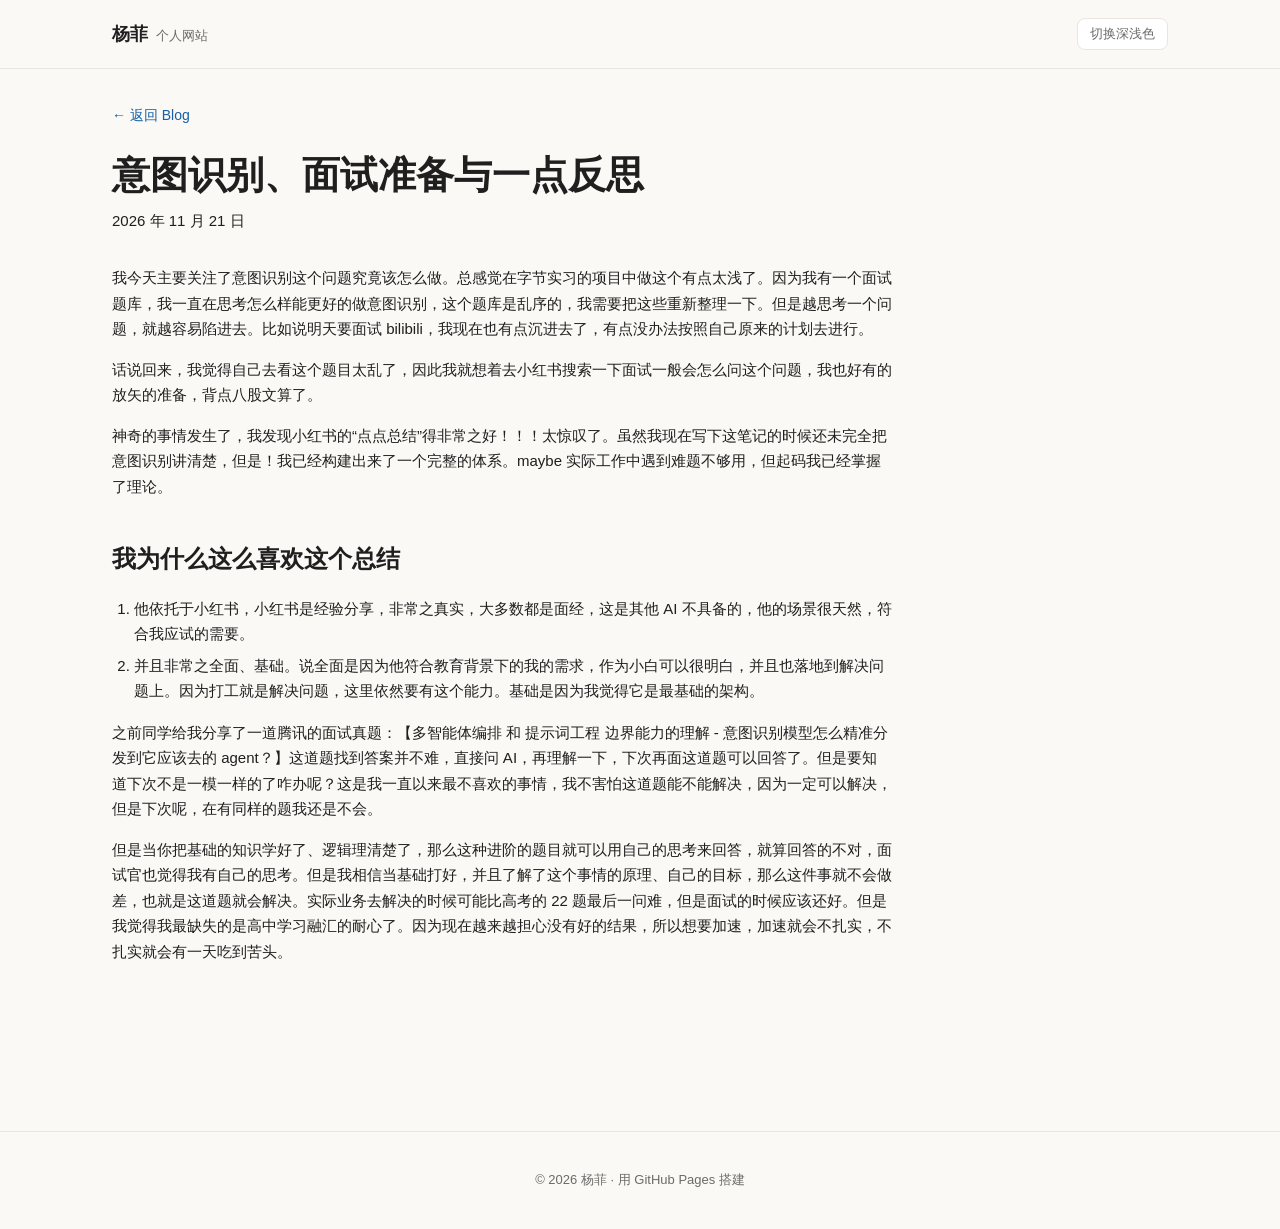
<file: intent-recognition.html>
<!DOCTYPE html>
<html lang="zh-CN" data-theme="light">
<head>
  <meta charset="UTF-8">
  <meta name="viewport" content="width=device-width, initial-scale=1">
  <title>意图识别、面试准备与一点反思 | 个人网站</title>
  <meta name="description" content="关于意图识别、面试准备，以及一次被小红书点点总结惊到的经历。">
  <link rel="stylesheet" href="../style.css">
  <script src="../script.js" defer></script>
</head>
<body>
  <a class="skip-link" href="#main-content">跳到主要内容</a>

  <header class="site-header">
    <div class="site-header__inner">
      <a class="site-brand" href="../index.html#blog">
        <span class="site-brand__name">杨菲</span>
        <span class="site-brand__label">个人网站</span>
      </a>
      <button class="theme-toggle" type="button" data-theme-toggle aria-label="切换深浅色" style="margin-left:auto">切换深浅色</button>
    </div>
  </header>

  <main id="main-content" class="container">
    <div class="post-top">
      <a href="../index.html#blog">← 返回 Blog</a>
    </div>

    <article class="article">
      <h1>意图识别、面试准备与一点反思</h1>
      <p class="article__date">2026 年 11 月 21 日</p>

      <p>我今天主要关注了意图识别这个问题究竟该怎么做。总感觉在字节实习的项目中做这个有点太浅了。因为我有一个面试题库，我一直在思考怎么样能更好的做意图识别，这个题库是乱序的，我需要把这些重新整理一下。但是越思考一个问题，就越容易陷进去。比如说明天要面试 bilibili，我现在也有点沉进去了，有点没办法按照自己原来的计划去进行。</p>

      <p>话说回来，我觉得自己去看这个题目太乱了，因此我就想着去小红书搜索一下面试一般会怎么问这个问题，我也好有的放矢的准备，背点八股文算了。</p>

      <p>神奇的事情发生了，我发现小红书的“点点总结”得非常之好！！！太惊叹了。虽然我现在写下这笔记的时候还未完全把意图识别讲清楚，但是！我已经构建出来了一个完整的体系。maybe 实际工作中遇到难题不够用，但起码我已经掌握了理论。</p>

      <h2>我为什么这么喜欢这个总结</h2>
      <ol>
        <li>他依托于小红书，小红书是经验分享，非常之真实，大多数都是面经，这是其他 AI 不具备的，他的场景很天然，符合我应试的需要。</li>
        <li>并且非常之全面、基础。说全面是因为他符合教育背景下的我的需求，作为小白可以很明白，并且也落地到解决问题上。因为打工就是解决问题，这里依然要有这个能力。基础是因为我觉得它是最基础的架构。</li>
      </ol>

      <p>之前同学给我分享了一道腾讯的面试真题：【多智能体编排 和 提示词工程 边界能力的理解 - 意图识别模型怎么精准分发到它应该去的 agent？】这道题找到答案并不难，直接问 AI，再理解一下，下次再面这道题可以回答了。但是要知道下次不是一模一样的了咋办呢？这是我一直以来最不喜欢的事情，我不害怕这道题能不能解决，因为一定可以解决，但是下次呢，在有同样的题我还是不会。</p>

      <p>但是当你把基础的知识学好了、逻辑理清楚了，那么这种进阶的题目就可以用自己的思考来回答，就算回答的不对，面试官也觉得我有自己的思考。但是我相信当基础打好，并且了解了这个事情的原理、自己的目标，那么这件事就不会做差，也就是这道题就会解决。实际业务去解决的时候可能比高考的 22 题最后一问难，但是面试的时候应该还好。但是我觉得我最缺失的是高中学习融汇的耐心了。因为现在越来越担心没有好的结果，所以想要加速，加速就会不扎实，不扎实就会有一天吃到苦头。</p>
    </article>
  </main>

  <footer class="site-footer">
    <p>© 2026 杨菲 · 用 GitHub Pages 搭建</p>
  </footer>
</body>
</html>
</file>
<file: style.css>
:root {
  --bg: #faf9f6;
  --surface: #ffffff;
  --text: #1f1f1f;
  --text-muted: #6b6b6b;
  --border: #e8e6df;
  --link: #185fa5;
  --thumb-bg: #f4f2ec;
}

[data-theme="dark"] {
  --bg: #161616;
  --surface: #202020;
  --text: #f0f0f0;
  --text-muted: #aaaaaa;
  --border: #333333;
  --link: #85b7eb;
  --thumb-bg: #262626;
}

* {
  box-sizing: border-box;
}

[hidden] {
  display: none !important;
}

html {
  scroll-behavior: auto;
}

body {
  margin: 0;
  font-family: -apple-system, BlinkMacSystemFont, "Segoe UI", "PingFang SC", "Microsoft YaHei", sans-serif;
  line-height: 1.7;
  color: var(--text);
  background: var(--bg);
}

a {
  color: var(--link);
  text-decoration: none;
}

a:hover {
  text-decoration: underline;
}

.skip-link {
  position: absolute;
  left: -9999px;
}

.skip-link:focus {
  left: 16px;
  top: 16px;
  padding: 8px 12px;
  background: var(--surface);
  border: 1px solid var(--border);
  border-radius: 8px;
  z-index: 10;
}

.site-header {
  border-bottom: 1px solid var(--border);
  background: var(--bg);
}

.site-header__inner {
  max-width: 1120px;
  margin: 0 auto;
  padding: 18px 32px;
  display: flex;
  align-items: center;
  gap: 24px;
  flex-wrap: wrap;
}

.site-brand {
  display: flex;
  align-items: baseline;
  gap: 8px;
  color: var(--text);
}

.site-brand:hover {
  text-decoration: none;
}

.site-brand__name {
  font-weight: 600;
  font-size: 18px;
}

.site-brand__label {
  font-size: 13px;
  color: var(--text-muted);
}

.site-nav {
  display: flex;
  gap: 22px;
  margin-left: auto;
  flex-wrap: wrap;
}

.site-nav a {
  color: var(--text-muted);
  font-size: 14px;
  padding-bottom: 2px;
}

.site-nav a:hover,
.site-nav a.active {
  color: var(--text);
  text-decoration: none;
}

.site-nav a.active {
  border-bottom: 1px solid var(--text);
}

.theme-toggle {
  padding: 6px 12px;
  font-size: 13px;
  color: var(--text-muted);
  background: var(--surface);
  border: 1px solid var(--border);
  border-radius: 8px;
  cursor: pointer;
}

.theme-toggle:hover {
  color: var(--text);
}

.container {
  max-width: 1120px;
  margin: 0 auto;
  padding: 0 32px 80px;
}

.hero {
  padding: 80px 0 64px;
  border-bottom: 1px solid var(--border);
}

.hero__eyebrow {
  margin: 0 0 8px;
  color: var(--text-muted);
  font-size: 14px;
}

.hero h1,
.page-head h1 {
  margin: 0 0 16px;
  font-size: 44px;
  line-height: 1.2;
}

.hero__lead,
.page-intro {
  margin: 0 0 24px;
  max-width: 680px;
  color: var(--text-muted);
  font-size: 16px;
}

.tags {
  display: flex;
  flex-wrap: wrap;
  gap: 8px;
}

.tags span {
  padding: 4px 10px;
  font-size: 13px;
  color: var(--text-muted);
  background: var(--surface);
  border: 1px solid var(--border);
  border-radius: 999px;
}

.section-head {
  display: flex;
  justify-content: space-between;
  align-items: baseline;
  gap: 16px;
  padding: 48px 0 20px;
}

.section-head h2 {
  margin: 0;
  font-size: 24px;
}

.page {
  padding-top: 64px;
}

.page-head {
  display: flex;
  justify-content: space-between;
  align-items: flex-start;
  gap: 24px;
  margin-bottom: 32px;
}

.count-pill {
  flex-shrink: 0;
  padding: 6px 14px;
  font-size: 12px;
  color: var(--text-muted);
  background: var(--surface);
  border: 1px solid var(--border);
  border-radius: 999px;
}

.search-block {
  margin-bottom: 24px;
}

.search-label {
  display: block;
  margin-bottom: 8px;
  font-size: 13px;
  font-weight: 600;
}

.search-block input {
  width: 100%;
  padding: 14px 16px;
  font: inherit;
  font-size: 14px;
  color: var(--text);
  background: var(--surface);
  border: 1px solid var(--border);
  border-radius: 12px;
  outline: none;
}

.search-block input:focus {
  border-color: var(--text-muted);
}

.entry-card {
  display: grid;
  grid-template-columns: 160px 1fr;
  margin-bottom: 16px;
  overflow: hidden;
  background: var(--surface);
  border: 1px solid var(--border);
  border-radius: 16px;
}

.entry-thumb {
  display: flex;
  align-items: center;
  justify-content: center;
  min-height: 150px;
  background-color: var(--thumb-bg);
  background-image:
    repeating-linear-gradient(0deg, transparent 0 19px, var(--border) 19px 20px),
    repeating-linear-gradient(90deg, transparent 0 19px, var(--border) 19px 20px);
  border-right: 1px solid var(--border);
}

.entry-thumb span {
  padding: 8px 12px;
  font-size: 14px;
  font-weight: 600;
  color: var(--text);
  background: var(--surface);
  border: 1px solid var(--border);
  border-radius: 8px;
}

.entry-body {
  padding: 24px 28px;
}

.entry-body time {
  font-size: 13px;
  color: var(--text-muted);
}

.entry-body h3 {
  margin: 6px 0 10px;
  font-size: 20px;
  line-height: 1.4;
}

.entry-body p {
  margin: 0 0 14px;
  color: var(--text-muted);
  font-size: 14px;
}

.entry-body a {
  font-size: 14px;
  font-weight: 600;
}

.about-card {
  padding: 32px;
  background: var(--surface);
  border: 1px solid var(--border);
  border-radius: 16px;
}

.about-card h2 {
  margin: 0 0 12px;
  font-size: 20px;
}

.about-card h2:not(:first-child) {
  margin-top: 32px;
}

.about-card p {
  color: var(--text-muted);
  font-size: 15px;
}

.site-footer {
  border-top: 1px solid var(--border);
  padding: 24px 32px;
  text-align: center;
  font-size: 13px;
  color: var(--text-muted);
}

.post-top {
  padding: 32px 0 8px;
}

.post-top a {
  font-size: 14px;
}

.article {
  max-width: 780px;
  padding: 0 0 72px;
}

.article h1 {
  margin: 16px 0 8px;
  font-size: 38px;
  line-height: 1.25;
}

.article__date {
  margin: 0 0 32px;
  font-size: 13px;
  color: var(--text-muted);
}

.article h2 {
  margin: 40px 0 12px;
  font-size: 24px;
}

.article h3 {
  margin: 28px 0 10px;
  font-size: 18px;
}

.article p,
.article li {
  color: var(--text);
  font-size: 15px;
}

.article ul,
.article ol {
  padding-left: 22px;
}

.article li {
  margin-bottom: 6px;
}

.article code {
  padding: 2px 5px;
  font-family: ui-monospace, SFMono-Regular, Menlo, Consolas, monospace;
  font-size: 13px;
  background: var(--thumb-bg);
  border-radius: 4px;
}

.article pre {
  overflow-x: auto;
  padding: 16px 18px;
  background: var(--thumb-bg);
  border: 1px solid var(--border);
  border-radius: 12px;
}

.article pre code {
  padding: 0;
  background: transparent;
}

.article blockquote {
  margin: 20px 0;
  padding: 12px 18px;
  color: var(--text-muted);
  background: var(--surface);
  border-left: 3px solid var(--border);
}

.article table {
  width: 100%;
  margin: 20px 0;
  border-collapse: collapse;
  font-size: 14px;
}

.article th,
.article td {
  padding: 10px 12px;
  text-align: left;
  border: 1px solid var(--border);
}

.article th {
  background: var(--thumb-bg);
}

.article hr {
  margin: 40px 0;
  border: none;
  border-top: 1px solid var(--border);
}

@media (max-width: 700px) {
  .site-header__inner,
  .container {
    padding-left: 20px;
    padding-right: 20px;
  }

  .site-nav {
    order: 3;
    width: 100%;
    margin-left: 0;
    gap: 16px;
  }

  .hero {
    padding: 56px 0 44px;
  }

  .hero h1,
  .page-head h1 {
    font-size: 34px;
  }

  .page-head {
    display: block;
  }

  .count-pill {
    display: inline-block;
    margin-top: 8px;
  }

  .entry-card {
    grid-template-columns: 1fr;
  }

  .entry-thumb {
    min-height: 110px;
    border-right: none;
    border-bottom: 1px solid var(--border);
  }

  .entry-body {
    padding: 20px;
  }

  .about-card {
    padding: 24px 20px;
  }
}
</file>
